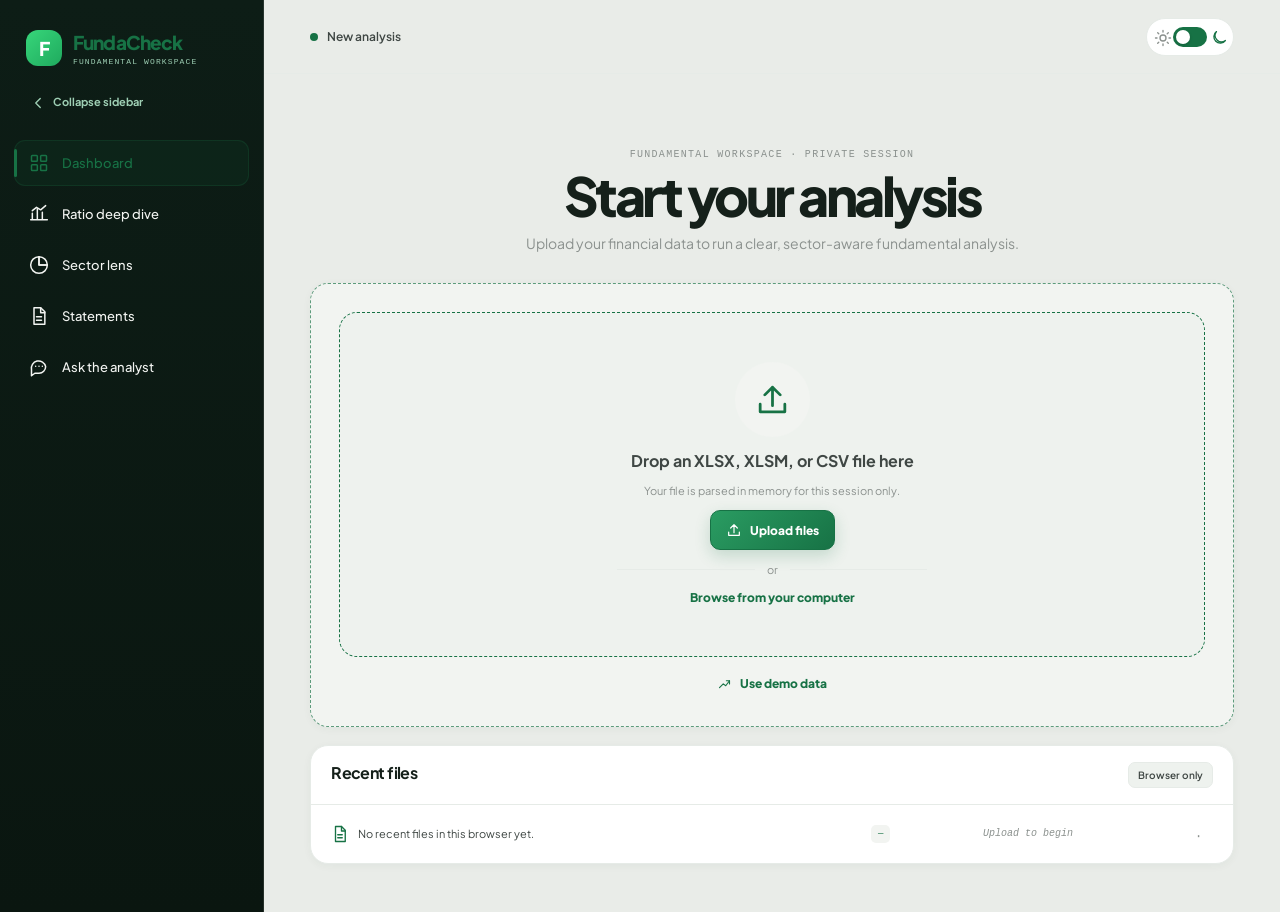
<file: index.html>
<!doctype html>
<html lang="en">
  <head>
    <meta charset="UTF-8" />
    <meta name="viewport" content="width=device-width, initial-scale=1.0" />
    <meta name="theme-color" content="#e9ece8" />
    <meta
      name="description"
      content="FundaCheck — a calm, sector-aware fundamental analysis workspace."
    />
    <title>FundaCheck · Fundamental analysis</title>
    <link rel="preconnect" href="https://fonts.googleapis.com" />
    <link rel="preconnect" href="https://fonts.gstatic.com" crossorigin />
    <link
      href="https://fonts.googleapis.com/css2?family=Plus+Jakarta+Sans:ital,wght@0,400;0,500;0,600;0,700;0,800;1,400&display=swap"
      rel="stylesheet"
    />
    <link rel="stylesheet" href="/assets/app.css" />
  </head>
  <body data-theme="light">
    <div id="app-shell">
      <div class="mobile-backdrop" data-action="close-menu" aria-hidden="true"></div>
      <aside class="sidebar" id="sidebar" aria-label="Primary navigation">
        <div class="sidebar-top">
          <div class="sidebar-head">
            <div class="brand-lockup">
              <div class="brand-mark" aria-hidden="true">F</div>
              <div>
                <div class="brand-name">FundaCheck</div>
                <div class="brand-caption">FUNDAMENTAL WORKSPACE</div>
              </div>
            </div>
            <button class="sidebar-collapse-toggle" type="button" data-action="toggle-sidebar" aria-controls="sidebar" aria-expanded="true" aria-label="Collapse sidebar">
              <span class="sidebar-collapse-icon" data-icon="chevron-left" aria-hidden="true"></span>
              <span class="sidebar-collapse-label">Collapse sidebar</span>
              <span class="sr-only">Collapse sidebar</span>
            </button>
          </div>

          <div id="sidebar-dataset" class="sidebar-dataset" hidden></div>
          <nav class="nav-list" aria-label="Workspace pages">
            <button class="nav-item is-active" data-page="dashboard" type="button" aria-label="Dashboard" title="Dashboard">
              <span class="nav-icon" data-icon="grid" aria-hidden="true"></span>
              <span>Dashboard</span>
            </button>
            <button class="nav-item" data-page="ratios" type="button" aria-label="Ratio deep dive" title="Ratio deep dive">
              <span class="nav-icon" data-icon="chart" aria-hidden="true"></span>
              <span>Ratio deep dive</span>
            </button>
            <button class="nav-item" data-page="lens" type="button" aria-label="Sector lens" title="Sector lens">
              <span class="nav-icon" data-icon="pie" aria-hidden="true"></span>
              <span>Sector lens</span>
            </button>
            <button class="nav-item" data-page="statements" type="button" aria-label="Statements" title="Statements">
              <span class="nav-icon" data-icon="file" aria-hidden="true"></span>
              <span>Statements</span>
            </button>
            <button class="nav-item" data-page="qa" type="button" aria-label="Ask the analyst" title="Ask the analyst">
              <span class="nav-icon" data-icon="message" aria-hidden="true"></span>
              <span>Ask the analyst</span>
            </button>
          </nav>
        </div>

      </aside>

      <main class="main-area">
        <header class="topbar">
          <button class="mobile-menu" type="button" data-action="open-menu" aria-label="Open navigation">
            <span data-icon="menu" aria-hidden="true"></span>
          </button>
          <div class="topbar-context" id="topbar-context">
            <span class="context-dot" aria-hidden="true"></span>
            <span id="topbar-label">New analysis</span>
          </div>
          <div class="topbar-actions">
            <button class="icon-button theme-toggle" type="button" data-action="toggle-theme" aria-label="Switch theme">
              <span data-icon="sun" class="theme-sun" aria-hidden="true"></span>
              <span class="theme-track" aria-hidden="true"><span class="theme-thumb"></span></span>
              <span data-icon="moon" class="theme-moon" aria-hidden="true"></span>
            </button>
          </div>
        </header>

        <div class="page-wrap" id="page-wrap">
          <section id="page" aria-live="polite"></section>
        </div>
      </main>
    </div>

    <input id="file-input" type="file" accept=".xlsx,.xlsm,.csv" hidden />
    <div id="toast" class="toast" role="status" aria-live="polite"></div>
    <div id="loading" class="loading-overlay" hidden>
      <div class="loading-card">
        <span class="loader-ring" aria-hidden="true"></span>
        <strong id="loading-label">Reading your financials</strong>
        <span>Keeping the workbook in memory for this session.</span>
      </div>
    </div>
    <script type="module" src="/assets/app.js"></script>
  </body>
</html>
</file>
<file: assets/app.css>
:root {
  color-scheme: light;
  --outer-canvas: linear-gradient(180deg, #e7ebe7 0%, #d9ded9 100%);
  --bg: #e7ebe7;
  --tray: #e9ece8;
  --canvas: #e9ece8;
  --surface: #ffffff;
  --surface-soft: #f2f4f1;
  --surface-muted: #eef2ee;
  --ink: #15201a;
  --body: #3f4744;
  --body-soft: #5f6663;
  --muted: #8b918e;
  --faint: #9aa09d;
  --line: #e6ebe7;
  --line-strong: #d9ded9;
  --brand: #177245;
  --green: var(--brand);
  --green-strong: #0f5b34;
  --green-bright: #2f9e63;
  --positive: #2f9e63;
  --positive-strong: #3d9e6b;
  --positive-deep: #0f5b34;
  --positive-dark: #0f3d27;
  --positive-muted: #9ecfb4;
  --positive-soft: #6dbd93;
  --positive-bg: #eef4f0;
  --mint: #eef4f0;
  --mint-strong: #9ecfb4;
  --caution: #d9a441;
  --caution-mid: #c68a2e;
  --caution-dark: #b5761f;
  --amber: var(--caution-dark);
  --amber-bg: #fdf3e2;
  --negative: #b4483c;
  --negative-soft: #a4483f;
  --negative-strong: #c0483d;
  --red: var(--negative);
  --red-bg: #fbeeec;
  --negative-bg: #fbeeec;
  --shadow-sm: 0 2px 8px rgba(15, 61, 39, 0.045);
  --shadow-md: 0 16px 36px rgba(15, 61, 39, 0.09);
  --radius-sm: 10px;
  --radius-md: 14px;
  --radius-lg: 18px;
  --sidebar-bg: linear-gradient(180deg, #0d1d16 0%, #0a1610 100%);
  --sidebar-ink: #f2f4f1;
  --sidebar-muted: #9ecfb4;
  --sidebar-line: rgba(255, 255, 255, 0.11);
  --chart-grid: #e6ebe7;
  --chart-axis: #8b918e;
  --font-sans: "Plus Jakarta Sans", ui-sans-serif, system-ui, -apple-system, BlinkMacSystemFont, "Segoe UI", sans-serif;
  --font-mono: ui-monospace, SFMono-Regular, Menlo, Monaco, Consolas, "Liberation Mono", monospace;
}

body[data-theme="dark"] {
  color-scheme: dark;
  --outer-canvas: linear-gradient(180deg, #0f1b16 0%, #0a1610 100%);
  --bg: #0a1610;
  --tray: #0f1b16;
  --canvas: #0f1b16;
  --surface: #15201a;
  --surface-soft: #182a22;
  --surface-muted: #1b2a24;
  --ink: #f2f4f1;
  --body: #d5dfda;
  --body-soft: #b7c6be;
  --muted: #9aa09d;
  --faint: #6dbd93;
  --line: #2d4639;
  --line-strong: #3f5a4a;
  --brand: #177245;
  --green: var(--brand);
  --green-strong: #0f5b34;
  --green-bright: #3d9e6b;
  --positive: #3d9e6b;
  --positive-strong: #2f9e63;
  --positive-deep: #0f5b34;
  --positive-dark: #0f3d27;
  --positive-muted: #9ecfb4;
  --positive-soft: #6dbd93;
  --positive-bg: rgba(47, 158, 99, 0.14);
  --mint: rgba(47, 158, 99, 0.14);
  --mint-strong: #3d9e6b;
  --caution: #d9a441;
  --caution-mid: #c68a2e;
  --caution-dark: #b5761f;
  --amber: var(--caution);
  --amber-bg: rgba(217, 164, 65, 0.16);
  --negative: #c0483d;
  --negative-soft: #a4483f;
  --negative-strong: #c0483d;
  --red: var(--negative);
  --red-bg: rgba(180, 72, 60, 0.16);
  --negative-bg: rgba(180, 72, 60, 0.16);
  --shadow-sm: 0 2px 8px rgba(0, 0, 0, 0.16);
  --shadow-md: 0 18px 42px rgba(0, 0, 0, 0.28);
  --sidebar-bg: linear-gradient(180deg, #0d1d16 0%, #0a1610 100%);
  --sidebar-ink: #f2f4f1;
  --sidebar-muted: #9ecfb4;
  --sidebar-line: rgba(255, 255, 255, 0.12);
  --chart-grid: #2d4639;
  --chart-axis: #9aa09d;
}

* {
  box-sizing: border-box;
}

html {
  min-width: 320px;
  background: var(--bg);
}

body {
  min-width: 320px;
  min-height: 100vh;
  margin: 0;
  background: var(--outer-canvas);
  color: var(--ink);
  font-family: var(--font-sans);
  -webkit-font-smoothing: antialiased;
  text-rendering: optimizeLegibility;
}

button,
input,
select,
textarea {
  font: inherit;
}

button,
select {
  cursor: pointer;
}

button:focus-visible,
input:focus-visible,
select:focus-visible,
textarea:focus-visible,
[tabindex]:focus-visible {
  outline: 3px solid color-mix(in srgb, var(--green) 35%, transparent);
  outline-offset: 2px;
}

a {
  color: var(--green);
  text-decoration: none;
}

svg {
  display: block;
}

.icon {
  width: 18px;
  height: 18px;
  flex: 0 0 auto;
}

.sr-only {
  position: absolute;
  width: 1px;
  height: 1px;
  padding: 0;
  margin: -1px;
  overflow: hidden;
  clip: rect(0, 0, 0, 0);
  white-space: nowrap;
  border: 0;
}

#app-shell {
  min-height: 100vh;
  display: flex;
  background: var(--tray);
}

.sidebar {
  width: 264px;
  flex: 0 0 264px;
  min-height: 100vh;
  padding: 30px 14px 22px;
  display: flex;
  flex-direction: column;
  justify-content: space-between;
  background: var(--sidebar-bg);
  border-right: 1px solid var(--sidebar-line);
  color: var(--sidebar-ink);
  z-index: 20;
}

.sidebar-top {
  display: flex;
  flex-direction: column;
}

.sidebar-head {
  display: flex;
  align-items: flex-start;
  justify-content: space-between;
  gap: 8px;
  min-height: 36px;
  margin: 0 0 28px;
  padding-left: 12px;
}

.brand-lockup {
  display: flex;
  align-items: center;
  gap: 11px;
  min-width: 0;
  padding: 0;
}

.brand-mark {
  width: 36px;
  height: 36px;
  flex: 0 0 36px;
  display: grid;
  place-items: center;
  border-radius: 12px;
  background: linear-gradient(135deg, #37d67a 0%, #1faa5e 100%);
  color: #ffffff;
  font-size: 19px;
  font-weight: 800;
  letter-spacing: -0.08em;
}

.brand-name {
  color: var(--green);
  font-size: 19px;
  font-weight: 800;
  letter-spacing: -0.045em;
}

.brand-caption,
.eyebrow,
.mono-label {
  color: var(--muted);
  font-family: var(--font-mono);
  font-size: 10px;
  letter-spacing: 1.3px;
  text-transform: uppercase;
}

.brand-caption {
  margin-top: 3px;
  color: var(--sidebar-muted);
  font-size: 8px;
  letter-spacing: 0.14em;
}

.sidebar-collapse-toggle {
  width: 29px;
  height: 29px;
  flex: 0 0 29px;
  display: grid;
  place-items: center;
  margin-top: 3px;
  border: 1px solid rgba(158, 207, 180, 0.18);
  border-radius: 9px;
  background: rgba(255, 255, 255, 0.055);
  color: var(--sidebar-muted);
  transition: background 160ms ease, border-color 160ms ease, color 160ms ease;
}

.sidebar-collapse-toggle:hover {
  border-color: rgba(109, 189, 147, 0.42);
  background: rgba(55, 214, 122, 0.13);
  color: #f2f4f1;
}

.sidebar-collapse-icon {
  width: 15px;
  height: 15px;
  transition: transform 220ms ease;
}

/* The collapse control is a clear text row when open, then an icon-only rail control. */
.sidebar-head {
  align-items: stretch;
  flex-direction: column;
  gap: 16px;
  margin-bottom: 20px;
  padding-left: 0;
}

.sidebar-head .brand-lockup {
  padding-left: 12px;
}

.sidebar-collapse-toggle {
  width: 100%;
  height: 38px;
  flex: 0 0 38px;
  display: flex;
  align-items: center;
  justify-content: flex-start;
  gap: 9px;
  margin-top: 0;
  padding: 0 14px;
  border-color: transparent;
  border-radius: 10px;
  background: transparent;
  color: var(--sidebar-muted);
  font-size: 11px;
  font-weight: 700;
}

.sidebar-collapse-toggle:hover {
  border-color: rgba(109, 189, 147, 0.18);
  background: rgba(55, 214, 122, 0.09);
  color: var(--sidebar-ink);
}

.sidebar-collapse-label {
  display: inline;
  white-space: nowrap;
}

.sidebar-dataset {
  position: relative;
  overflow: hidden;
  margin: 0 2px 24px;
  padding: 17px 14px 14px;
  border: 1px solid rgba(158, 207, 180, 0.2);
  border-radius: 18px;
  background:
    radial-gradient(circle at 110% -12%, rgba(55, 214, 122, 0.2), transparent 45%),
    linear-gradient(145deg, rgba(255, 255, 255, 0.1), rgba(255, 255, 255, 0.035));
  box-shadow: inset 0 1px 0 rgba(255, 255, 255, 0.08), 0 16px 28px rgba(0, 0, 0, 0.12);
}

.sidebar-dataset::before {
  position: absolute;
  top: 0;
  right: 18px;
  left: 18px;
  height: 2px;
  border-radius: 0 0 2px 2px;
  background: linear-gradient(90deg, #37d67a, #1faa5e 72%, transparent);
  content: "";
}

.dataset-card-header {
  display: flex;
  align-items: center;
  justify-content: space-between;
  gap: 8px;
  margin-bottom: 14px;
}

.dataset-label-wrap {
  min-width: 0;
  display: flex;
  align-items: center;
  gap: 7px;
  color: var(--sidebar-muted);
}

.dataset-label-icon {
  width: 14px;
  height: 14px;
}

.dataset-label {
  margin: 0;
  color: var(--sidebar-muted);
  font-family: var(--font-mono);
  font-size: 9px;
  font-weight: 500;
  letter-spacing: 1.15px;
  line-height: 1;
  text-transform: uppercase;
}

.dataset-status-pill {
  display: inline-flex;
  align-items: center;
  gap: 5px;
  padding: 5px 7px;
  border: 1px solid rgba(109, 189, 147, 0.25);
  border-radius: 999px;
  background: rgba(47, 158, 99, 0.12);
  color: #9ecfb4;
  font-family: var(--font-mono);
  font-size: 8px;
  letter-spacing: 0.7px;
  line-height: 1;
  text-transform: uppercase;
}

.dataset-status-pill i {
  width: 5px;
  height: 5px;
  border-radius: 50%;
  background: #37d67a;
  box-shadow: 0 0 0 3px rgba(55, 214, 122, 0.12);
}

.dataset-status-waiting {
  border-color: rgba(217, 164, 65, 0.28);
  background: rgba(217, 164, 65, 0.12);
  color: #e3b65d;
}

.dataset-status-waiting i {
  background: #d9a441;
  box-shadow: 0 0 0 3px rgba(217, 164, 65, 0.12);
}

.dataset-label {
  margin-bottom: 0;
}

.dataset-file {
  display: flex;
  align-items: flex-start;
  gap: 10px;
  min-width: 0;
  padding: 11px 10px;
  border: 1px solid rgba(158, 207, 180, 0.12);
  border-radius: 13px;
  background: rgba(4, 18, 12, 0.32);
  color: var(--sidebar-ink);
}

.dataset-file-icon {
  width: 31px;
  height: 31px;
  flex: 0 0 31px;
  display: grid;
  place-items: center;
  border: 1px solid rgba(109, 189, 147, 0.2);
  border-radius: 9px;
  background: rgba(55, 214, 122, 0.12);
  color: #6dbd93;
}

.dataset-file-icon .icon {
  width: 16px;
  height: 16px;
}

.dataset-file-copy {
  min-width: 0;
  display: grid;
  gap: 3px;
  align-content: center;
}

.dataset-file-kind,
.dataset-file-meta,
.dataset-ready-meta,
.dataset-shortcut {
  color: var(--sidebar-muted);
  font-family: var(--font-mono);
  font-size: 8px;
  letter-spacing: 0.65px;
  line-height: 1.2;
  text-transform: uppercase;
}

.dataset-file-copy strong {
  display: block;
  overflow: hidden;
  color: var(--sidebar-ink);
  font-size: 11px;
  font-weight: 700;
  line-height: 1.35;
  text-overflow: ellipsis;
  white-space: nowrap;
}

.dataset-file-meta {
  color: rgba(158, 207, 180, 0.72);
  font-size: 8px;
  text-transform: none;
}

.dataset-empty-state {
  display: flex;
  align-items: center;
  gap: 10px;
  min-width: 0;
  padding: 11px 10px;
  border: 1px dashed rgba(158, 207, 180, 0.24);
  border-radius: 13px;
  background: rgba(4, 18, 12, 0.22);
}

.dataset-empty-icon {
  width: 31px;
  height: 31px;
  flex: 0 0 31px;
  display: grid;
  place-items: center;
  border: 1px solid rgba(217, 164, 65, 0.2);
  border-radius: 9px;
  background: rgba(217, 164, 65, 0.11);
  color: #d9a441;
}

.dataset-empty-icon .icon {
  width: 16px;
  height: 16px;
}

.dataset-empty-copy {
  min-width: 0;
  display: grid;
  gap: 3px;
}

.dataset-empty-copy strong {
  overflow: hidden;
  color: var(--sidebar-ink);
  font-size: 11px;
  font-weight: 700;
  line-height: 1.35;
  text-overflow: ellipsis;
  white-space: nowrap;
}

.dataset-empty-copy span {
  color: rgba(158, 207, 180, 0.68);
  font-family: var(--font-mono);
  font-size: 8px;
  letter-spacing: 0.5px;
}

.data-ready {
  display: flex;
  align-items: center;
  justify-content: space-between;
  gap: 8px;
  margin: 13px 2px 14px;
  padding-bottom: 12px;
  border-bottom: 1px solid rgba(158, 207, 180, 0.13);
  color: #9ecfb4;
  font-size: 11px;
  font-weight: 700;
}

.data-ready-main {
  display: inline-flex;
  align-items: center;
  gap: 6px;
}

.data-ready-main .icon {
  width: 15px;
  height: 15px;
  padding: 2px;
  border-radius: 50%;
  background: rgba(55, 214, 122, 0.18);
  flex: 0 0 auto;
  color: #37d67a;
}

.data-ready-meta {
  color: rgba(158, 207, 180, 0.56);
  white-space: nowrap;
}

.sidebar-dataset-actions {
  display: grid;
  gap: 8px;
}

.sidebar-dataset .primary-button,
.sidebar-dataset .secondary-button {
  width: 100%;
}

.sidebar-dataset .primary-button {
  min-height: 42px;
  justify-content: space-between;
  padding: 0 11px 0 12px;
  border-color: rgba(55, 214, 122, 0.78);
  border-radius: 11px;
  box-shadow: 0 9px 18px rgba(11, 82, 45, 0.24);
}

.dataset-button-label {
  display: inline-flex;
  align-items: center;
  gap: 8px;
}

.dataset-button-label .icon {
  width: 15px;
  height: 15px;
}

.dataset-button-arrow {
  width: 15px;
  height: 15px;
  opacity: 0.72;
  transition: transform 150ms ease;
}

.sidebar-dataset .primary-button:hover .dataset-button-arrow {
  transform: translateX(2px);
}

.sidebar-dataset .secondary-button {
  min-height: 36px;
  justify-content: space-between;
  padding: 0 10px 0 12px;
  border-color: rgba(158, 207, 180, 0.18);
  border-radius: 10px;
  background: rgba(255, 255, 255, 0.055);
  color: var(--sidebar-ink);
  font-size: 11px;
}

.sidebar-dataset .secondary-button:hover {
  border-color: rgba(158, 207, 180, 0.34);
  background: rgba(255, 255, 255, 0.1);
}

.dataset-shortcut {
  padding: 4px 5px;
  border: 1px solid rgba(158, 207, 180, 0.18);
  border-radius: 5px;
  color: rgba(158, 207, 180, 0.68);
  font-size: 7px;
  letter-spacing: 0.5px;
}

.nav-list {
  display: grid;
  gap: 5px;
}

.nav-item {
  position: relative;
  width: 100%;
  min-height: 46px;
  display: flex;
  align-items: center;
  gap: 13px;
  padding: 0 14px;
  border: 1px solid transparent;
  border-radius: 11px;
  background: transparent;
  color: var(--sidebar-ink);
  font-size: 13px;
  font-weight: 500;
  text-align: left;
  transition: background 160ms ease, color 160ms ease, border-color 160ms ease;
}

.nav-item:hover {
  background: color-mix(in srgb, var(--green) 8%, transparent);
}

.nav-item.is-active {
  border-color: color-mix(in srgb, var(--green) 22%, transparent);
  background: color-mix(in srgb, var(--green) 11%, transparent);
  color: var(--green);
}

.nav-item.is-active::before {
  position: absolute;
  left: -1px;
  top: 8px;
  bottom: 8px;
  width: 3px;
  border-radius: 3px;
  background: var(--green);
  content: "";
}

.nav-icon {
  width: 20px;
  height: 20px;
  flex: 0 0 20px;
  color: currentColor;
}

.nav-icon svg {
  width: 20px;
  height: 20px;
}

/* Keep the rail quiet: the data source is a utility, not another dashboard card. */
.sidebar-dataset {
  margin: 0 0 22px;
  padding: 14px;
  border: 1px solid var(--sidebar-line);
  border-radius: 14px;
  background: rgba(255, 255, 255, 0.055);
  box-shadow: none;
}

.sidebar-dataset::before {
  display: none;
}

.sidebar-dataset .dataset-label {
  margin: 0 0 12px;
  color: var(--sidebar-ink);
  font-family: var(--font-sans);
  font-size: 13px;
  font-weight: 700;
  letter-spacing: normal;
  line-height: 1.2;
  text-transform: none;
}

.sidebar-dataset .dataset-file {
  align-items: flex-start;
  gap: 8px;
  padding: 0;
  border: 0;
  border-radius: 0;
  background: transparent;
  color: var(--sidebar-ink);
  font-size: 11px;
  line-height: 1.35;
  overflow-wrap: anywhere;
}

.sidebar-dataset .dataset-file .icon {
  width: 17px;
  height: 17px;
  margin-top: 1px;
  color: var(--positive-soft);
}

.sidebar-dataset .dataset-file > span {
  min-width: 0;
  overflow: hidden;
  display: -webkit-box;
  -webkit-box-orient: vertical;
  -webkit-line-clamp: 2;
}

.sidebar-dataset .data-ready {
  position: relative;
  align-items: center;
  gap: 7px;
  margin: 13px 0;
  padding: 0;
  border: 0;
  color: var(--positive-soft);
  font-size: 12px;
  font-weight: 700;
}

.sidebar-dataset .data-ready::before {
  width: 8px;
  height: 8px;
  content: "";
  border-radius: 50%;
  background: var(--positive-strong);
  box-shadow: 0 0 0 3px rgba(47, 158, 99, 0.16);
}

.sidebar-dataset .sidebar-dataset-actions {
  gap: 8px;
}

.sidebar-dataset .primary-button {
  min-height: 40px;
  justify-content: center;
  gap: 8px;
  padding: 0 12px;
  border-radius: 10px;
  box-shadow: none;
}

.sidebar-dataset .secondary-button {
  min-height: 38px;
  justify-content: center;
  padding: 0 12px;
  border-color: rgba(158, 207, 180, 0.18);
  border-radius: 10px;
  background: transparent;
  color: var(--sidebar-ink);
}

.sidebar-dataset .secondary-button:hover {
  border-color: rgba(158, 207, 180, 0.34);
  background: rgba(255, 255, 255, 0.075);
}

@media (min-width: 961px) {
  .sidebar {
    transition: width 220ms ease, flex-basis 220ms ease;
  }

  body.sidebar-collapsed .sidebar {
    width: 92px;
    flex-basis: 92px;
    padding-right: 10px;
    padding-left: 10px;
  }

  body.sidebar-collapsed .sidebar-head {
    align-items: center;
    flex-direction: row;
    gap: 6px;
    margin-bottom: 28px;
    padding-left: 0;
  }

  body.sidebar-collapsed .brand-lockup {
    justify-content: center;
  }

  body.sidebar-collapsed .brand-lockup > div:last-child,
  body.sidebar-collapsed .nav-item > span:not(.nav-icon) {
    display: none;
  }

  body.sidebar-collapsed .sidebar-collapse-icon {
    transform: rotate(180deg);
  }

  body.sidebar-collapsed .sidebar-dataset {
    width: 64px;
    margin-right: auto;
    margin-left: auto;
    padding: 9px 7px;
    border-radius: 15px;
  }

  body.sidebar-collapsed .sidebar-dataset .dataset-card-header,
  body.sidebar-collapsed .sidebar-dataset .dataset-file-copy,
  body.sidebar-collapsed .sidebar-dataset .dataset-empty-copy,
  body.sidebar-collapsed .sidebar-dataset .data-ready,
  body.sidebar-collapsed .sidebar-dataset .dataset-change-button {
    display: none;
  }

  body.sidebar-collapsed .sidebar-dataset .dataset-file,
  body.sidebar-collapsed .sidebar-dataset .dataset-empty-state {
    justify-content: center;
    padding: 0;
    border: 0;
    background: transparent;
  }

  body.sidebar-collapsed .sidebar-dataset .dataset-file-icon,
  body.sidebar-collapsed .sidebar-dataset .dataset-empty-icon {
    width: 35px;
    height: 35px;
    flex-basis: 35px;
  }

  body.sidebar-collapsed .sidebar-dataset-actions {
    margin-top: 8px;
  }

  body.sidebar-collapsed .sidebar-dataset .primary-button {
    min-height: 34px;
    justify-content: center;
    padding: 0;
  }

  body.sidebar-collapsed .dataset-button-label {
    gap: 0;
  }

  body.sidebar-collapsed .dataset-button-label > span,
  body.sidebar-collapsed .dataset-button-arrow {
    display: none;
  }

  body.sidebar-collapsed .nav-list {
    align-items: center;
  }

  body.sidebar-collapsed .nav-item {
    width: 58px;
    justify-content: center;
    gap: 0;
    padding: 0;
  }

}

@media (min-width: 961px) {
  body.sidebar-collapsed .sidebar {
    width: 76px;
    flex-basis: 76px;
    padding-right: 10px;
    padding-left: 10px;
  }

  body.sidebar-collapsed .sidebar-head {
    width: 44px;
    min-height: 44px;
    align-items: center;
    gap: 0;
    margin: 0 auto 20px;
    padding: 0;
  }

  body.sidebar-collapsed .sidebar-head .brand-lockup {
    display: none;
  }

  body.sidebar-collapsed .sidebar-collapse-toggle {
    width: 44px;
    height: 44px;
    flex-basis: 44px;
    justify-content: center;
    padding: 0;
    border-color: rgba(158, 207, 180, 0.18);
    border-radius: 12px;
    background: rgba(255, 255, 255, 0.045);
  }

  body.sidebar-collapsed .sidebar-collapse-label,
  body.sidebar-collapsed .sidebar-dataset {
    display: none;
  }

  body.sidebar-collapsed .sidebar-collapse-toggle:hover {
    background: rgba(55, 214, 122, 0.13);
  }

  body.sidebar-collapsed .nav-list {
    gap: 7px;
  }

  body.sidebar-collapsed .nav-item {
    width: 52px;
    min-height: 44px;
    border-radius: 13px;
  }
}

.main-area {
  min-width: 0;
  flex: 1;
  display: flex;
  flex-direction: column;
  background: var(--tray);
}

.topbar {
  min-height: 74px;
  display: flex;
  align-items: center;
  justify-content: space-between;
  gap: 18px;
  padding: 16px clamp(20px, 3.6vw, 56px);
  border-bottom: 1px solid var(--line);
  background: var(--canvas);
}

.topbar-context {
  display: flex;
  align-items: center;
  gap: 9px;
  color: var(--body);
  font-size: 12px;
  font-weight: 600;
}

.context-dot {
  width: 8px;
  height: 8px;
  border-radius: 50%;
  background: var(--green);
}

.topbar-actions {
  display: flex;
  align-items: center;
  gap: 10px;
}

.icon-button,
.mobile-menu {
  position: relative;
  width: 38px;
  height: 38px;
  display: grid;
  place-items: center;
  border: 1px solid var(--line);
  border-radius: 11px;
  background: var(--surface);
  color: var(--body);
}

.icon-button svg,
.mobile-menu svg {
  width: 18px;
  height: 18px;
}

.icon-button:hover,
.mobile-menu:hover {
  border-color: var(--line-strong);
  color: var(--green);
}

.theme-toggle {
  width: 88px;
  display: flex;
  align-items: center;
  justify-content: space-evenly;
  gap: 3px;
  padding: 0 7px;
  border-radius: 20px;
}

.theme-toggle .theme-sun,
.theme-toggle .theme-moon {
  width: 15px;
  height: 15px;
  color: var(--muted);
}

.theme-track {
  position: relative;
  width: 34px;
  height: 20px;
  display: block;
  border-radius: 20px;
  background: var(--green);
}

.theme-thumb {
  position: absolute;
  top: 3px;
  left: 3px;
  width: 14px;
  height: 14px;
  border-radius: 50%;
  background: #ffffff;
  box-shadow: 0 1px 3px rgba(0, 0, 0, 0.18);
  transition: transform 180ms ease;
}

body[data-theme="dark"] .theme-thumb {
  transform: translateX(14px);
}

body[data-theme="dark"] .theme-sun,
body[data-theme="light"] .theme-moon {
  color: var(--green);
}

.mobile-menu {
  display: none;
}

.page-wrap {
  width: 100%;
  min-width: 0;
  flex: 1;
  padding: 34px clamp(20px, 3.6vw, 56px) 48px;
}

#page {
  width: 100%;
  max-width: 1420px;
  margin: 0 auto;
}

.page-heading {
  display: flex;
  align-items: flex-start;
  justify-content: space-between;
  gap: 22px;
  margin-bottom: 25px;
}

.page-heading-main {
  min-width: 0;
}

.page-heading h1,
.upload-heading h1 {
  margin: 0;
  color: var(--ink);
  font-size: clamp(28px, 3vw, 40px);
  font-weight: 800;
  letter-spacing: -0.065em;
  line-height: 1.05;
}

.page-heading p,
.upload-heading p {
  max-width: 650px;
  margin: 9px 0 0;
  color: var(--muted);
  font-size: 14px;
  line-height: 1.6;
}

.page-heading-actions,
.control-row,
.inline-actions {
  display: flex;
  align-items: center;
  justify-content: flex-end;
  gap: 9px;
  flex-wrap: wrap;
}

.control,
.text-control,
.select-control {
  min-height: 40px;
  display: inline-flex;
  align-items: center;
  gap: 8px;
  padding: 0 12px;
  border: 1px solid var(--line);
  border-radius: 10px;
  background: var(--surface);
  color: var(--body);
  font-size: 12px;
  font-weight: 600;
}

.select-control {
  min-width: 152px;
  appearance: none;
  background-image: linear-gradient(45deg, transparent 50%, var(--muted) 50%), linear-gradient(135deg, var(--muted) 50%, transparent 50%);
  background-position: calc(100% - 15px) 17px, calc(100% - 11px) 17px;
  background-repeat: no-repeat;
  background-size: 4px 4px, 4px 4px;
  padding-right: 28px;
}

.select-control:focus {
  outline: none;
  border-color: var(--green);
}

.control:hover,
.select-control:hover,
.text-control:hover {
  border-color: var(--line-strong);
}

.primary-button,
.secondary-button,
.ghost-button,
.outline-button {
  min-height: 40px;
  display: inline-flex;
  align-items: center;
  justify-content: center;
  gap: 8px;
  padding: 0 15px;
  border-radius: 10px;
  font-size: 12px;
  font-weight: 800;
  transition: transform 150ms ease, background 150ms ease, border-color 150ms ease;
}

.primary-button:hover,
.secondary-button:hover,
.ghost-button:hover,
.outline-button:hover {
  transform: translateY(-1px);
}

.primary-button {
  border: 1px solid var(--green);
  background: linear-gradient(135deg, #2a9c62 0%, #177245 100%);
  color: #ffffff;
  box-shadow: 0 6px 16px color-mix(in srgb, var(--green) 20%, transparent);
}

.primary-button:hover {
  background: linear-gradient(135deg, #37d67a 0%, #1faa5e 100%);
}

.secondary-button {
  border: 1px solid var(--line);
  background: var(--surface);
  color: var(--body);
}

.outline-button {
  border: 1px solid var(--green);
  background: transparent;
  color: var(--green);
}

.ghost-button {
  border: 1px solid transparent;
  background: transparent;
  color: var(--green);
}

.primary-button svg,
.secondary-button svg,
.outline-button svg,
.ghost-button svg {
  width: 16px;
  height: 16px;
}

.card {
  min-width: 0;
  border: 1px solid var(--line);
  border-radius: var(--radius-lg);
  background: var(--surface);
  box-shadow: var(--shadow-sm);
}

.card-pad {
  padding: 20px 22px;
}

.card-heading {
  display: flex;
  align-items: flex-start;
  justify-content: space-between;
  gap: 14px;
  margin-bottom: 18px;
}

.card-heading h2,
.card-heading h3,
.upload-card h2,
.section-title {
  margin: 0;
  color: var(--ink);
  font-size: 16px;
  font-weight: 700;
  letter-spacing: -0.035em;
}

.card-heading p,
.section-subtitle {
  margin: 4px 0 0;
  color: var(--muted);
  font-size: 12px;
  line-height: 1.5;
}

.status-chip,
.benchmark-chip,
.data-chip,
.period-chip,
.soft-chip,
.score-chip {
  display: inline-flex;
  align-items: center;
  gap: 6px;
  min-height: 26px;
  padding: 0 9px;
  border-radius: 7px;
  background: var(--mint);
  color: var(--positive);
  font-size: 10px;
  font-weight: 600;
  white-space: nowrap;
}

.status-chip::before {
  width: 7px;
  height: 7px;
  content: "";
  border-radius: 50%;
  background: var(--positive);
}

.period-chip,
.soft-chip {
  border: 1px solid var(--line);
  background: var(--surface-muted);
  color: var(--body);
}

.benchmark-chip {
  border: 1px solid color-mix(in srgb, var(--green) 35%, var(--line));
  background: transparent;
}

.eyebrow {
  margin-bottom: 7px;
}

.muted {
  color: var(--muted);
}

.positive {
  color: var(--positive);
}

.warning {
  color: var(--caution-dark);
}

.negative {
  color: var(--negative);
}

.dashboard-kpis,
.insight-grid,
.metric-strip {
  display: grid;
  grid-template-columns: repeat(5, minmax(0, 1fr));
  gap: 12px;
}

.kpi-card {
  min-height: 155px;
  padding: 17px 17px 15px;
  overflow: hidden;
}

.kpi-card .kpi-top {
  display: flex;
  align-items: center;
  justify-content: space-between;
  gap: 8px;
}

.kpi-label {
  color: var(--body);
  font-size: 12px;
  font-weight: 600;
}

.kpi-icon {
  width: 30px;
  height: 30px;
  display: grid;
  place-items: center;
  flex: 0 0 30px;
  border-radius: 10px;
  background: var(--surface-soft);
  color: var(--positive);
}

.kpi-icon svg {
  width: 17px;
  height: 17px;
}

.kpi-value {
  display: flex;
  align-items: baseline;
  gap: 4px;
  margin-top: 18px;
  color: var(--ink);
  font-family: var(--font-mono);
  font-size: clamp(24px, 2.1vw, 32px);
  font-weight: 800;
  letter-spacing: -0.07em;
  line-height: 1;
}

.kpi-value small {
  color: var(--muted);
  font-family: var(--font-sans);
  font-size: 11px;
  font-weight: 600;
  letter-spacing: 0;
}

.kpi-foot {
  margin-top: 14px;
  color: var(--muted);
  font-size: 11px;
  line-height: 1.4;
}

.kpi-foot strong {
  color: var(--positive);
  font-weight: 800;
}

.score-kpi {
  position: relative;
  color: #ffffff;
  border-color: #0d4a2c;
  background: radial-gradient(130% 130% at 85% 15%, #2a9c62 0%, #0d4a2c 100%);
  box-shadow: 0 9px 20px color-mix(in srgb, var(--green) 18%, transparent);
}

.score-kpi .kpi-label,
.score-kpi .kpi-value small,
.score-kpi .kpi-foot {
  color: rgba(255, 255, 255, 0.8);
}

.score-kpi .kpi-value,
.score-kpi .kpi-foot strong {
  color: #ffffff;
}

.score-kpi .kpi-icon {
  background: rgba(255, 255, 255, 0.15);
  color: #ffffff;
}

.score-layout {
  display: flex;
  align-items: center;
  gap: 13px;
  margin-top: 14px;
}

.score-ring {
  position: relative;
  width: 60px;
  height: 60px;
  flex: 0 0 60px;
  display: grid;
  place-items: center;
  border-radius: 50%;
  background: conic-gradient(#ffffff calc(var(--score) * 1%), rgba(255,255,255,.2) 0);
}

.score-ring::after {
  width: 48px;
  height: 48px;
  content: "";
  border-radius: 50%;
  background: #0d4a2c;
}

.score-ring-value {
  position: absolute;
  z-index: 1;
  color: #ffffff;
  font-family: var(--font-mono);
  font-size: 13px;
  font-weight: 800;
}

.score-copy .kpi-value {
  margin-top: 0;
}

.ratio-highlights {
  display: grid;
  grid-template-columns: repeat(2, minmax(0, 1fr));
  gap: 12px;
  margin-top: 12px;
}

.ratio-panel {
  min-width: 0;
  padding: 20px;
  border-radius: var(--radius-lg);
}

.ratio-panel-strengths {
  background: var(--positive-bg);
}

.ratio-panel-risks {
  background: var(--negative-bg);
}

.ratio-panel-heading {
  display: flex;
  align-items: center;
  justify-content: space-between;
  gap: 12px;
  margin-bottom: 16px;
}

.ratio-panel-heading h2 {
  margin: 0;
  color: var(--ink);
  font-size: 18px;
  font-weight: 700;
  letter-spacing: -0.045em;
}

.ratio-count {
  width: 34px;
  height: 34px;
  display: grid;
  place-items: center;
  flex: 0 0 34px;
  border-radius: 50%;
  background: var(--positive-deep);
  color: #ffffff;
  font-family: var(--font-mono);
  font-size: 13px;
  font-weight: 700;
}

.ratio-panel-risks .ratio-count {
  background: var(--negative);
}

.ratio-insight-list {
  display: grid;
  gap: 12px;
}

.ratio-insight-card {
  min-width: 0;
  min-height: 84px;
  padding: 15px 17px;
  border: 1px solid color-mix(in srgb, var(--surface) 78%, var(--line));
  border-radius: 16px;
  background: var(--surface);
  box-shadow: 0 7px 17px rgba(15, 61, 39, 0.045);
}

.ratio-insight-card h3 {
  margin: 0;
  color: var(--ink);
  font-size: 14px;
  font-weight: 600;
  letter-spacing: -0.025em;
  line-height: 1.35;
}

.ratio-insight-card p {
  margin: 5px 0 0;
  color: var(--body-soft);
  font-size: 11px;
  line-height: 1.55;
}

.ratio-insight-empty {
  display: grid;
  align-items: center;
}

.ratio-insight-empty p {
  margin: 0;
}

.ratio-see-all {
  min-height: 50px;
  grid-column: 1 / -1;
  display: inline-flex;
  align-items: center;
  justify-content: center;
  gap: 8px;
  border: 1px solid var(--line-strong);
  border-radius: 15px;
  background: var(--surface);
  color: var(--ink);
  font-size: 13px;
  font-weight: 600;
  transition: transform 150ms ease, border-color 150ms ease, color 150ms ease;
}

.ratio-see-all:hover {
  border-color: var(--brand);
  color: var(--brand);
  transform: translateY(-1px);
}

.ratio-see-all svg {
  width: 16px;
  height: 16px;
}

.dashboard-summary-row {
  margin-top: 12px;
}

.dashboard-body-grid,
.ratio-middle-grid,
.lens-middle-grid,
.qa-grid,
.statement-grid {
  display: grid;
  grid-template-columns: minmax(0, 1.65fr) minmax(280px, 0.95fr);
  gap: 12px;
  margin-top: 12px;
}

.chart-card {
  min-height: 310px;
  padding: 20px 22px 15px;
}

.chart-legend {
  display: flex;
  align-items: center;
  gap: 15px;
  color: var(--body);
  font-size: 11px;
}

.legend-item {
  display: inline-flex;
  align-items: center;
  gap: 6px;
}

.legend-swatch {
  width: 19px;
  height: 3px;
  border-radius: 5px;
  background: var(--positive-strong);
}

.legend-swatch.secondary {
  background: var(--positive-muted);
}

.chart-wrap {
  width: 100%;
  min-width: 0;
  overflow: hidden;
}

.chart-svg {
  width: 100%;
  height: auto;
  min-height: 215px;
  overflow: visible;
}

.chart-svg text {
  fill: var(--muted);
  font-family: var(--font-sans);
  font-size: 10px;
}

.chart-svg .chart-axis-value {
  font-family: var(--font-mono);
  font-variant-numeric: tabular-nums;
}

.chart-grid-line {
  stroke: var(--chart-grid);
  stroke-dasharray: 4 5;
  stroke-width: 1;
}

.chart-axis-line {
  stroke: var(--line-strong);
  stroke-width: 1;
}

.chart-line {
  fill: none;
  stroke: var(--positive-strong);
  stroke-linecap: round;
  stroke-linejoin: round;
  stroke-width: 3;
}

.chart-line.secondary {
  stroke: var(--positive-muted);
  stroke-width: 2.5;
}

.chart-area {
  fill: rgba(201, 144, 58, 0.18);
  fill: url("#chart-area-gradient");
}

.chart-point {
  fill: var(--surface);
  stroke: var(--positive-strong);
  stroke-width: 3;
}

.chart-point.secondary {
  stroke: var(--positive-muted);
}

.chart-value-label {
  fill: var(--ink) !important;
  font-family: var(--font-mono) !important;
  font-variant-numeric: tabular-nums;
  font-size: 10px !important;
  font-weight: 800;
}

.side-snapshot {
  padding: 20px 22px;
}

.snapshot-list {
  display: grid;
  gap: 0;
  margin: 0;
}

.snapshot-row {
  display: flex;
  align-items: baseline;
  justify-content: space-between;
  gap: 12px;
  padding: 14px 0;
  border-bottom: 1px solid var(--line);
  color: var(--body);
  font-size: 12px;
}

.snapshot-row:last-child {
  border-bottom: 0;
}

.snapshot-row strong {
  color: var(--ink);
  font-family: var(--font-mono);
  font-variant-numeric: tabular-nums;
  font-size: 12px;
  font-weight: 500;
  text-align: right;
}

.dashboard-bottom-grid,
.three-card-grid {
  display: grid;
  grid-template-columns: repeat(3, minmax(0, 1fr));
  gap: 12px;
  margin-top: 12px;
}

.list-card {
  padding: 20px 22px;
}

.list-card h2 {
  display: flex;
  align-items: center;
  gap: 8px;
  margin: 0 0 15px;
  color: var(--ink);
  font-size: 15px;
  font-weight: 800;
}

.list-card h2 svg {
  width: 18px;
  height: 18px;
}

.list-card.strengths h2,
.list-card.strengths .list-icon {
  color: var(--positive);
}

.list-card.risks h2,
.list-card.risks .list-icon {
  color: var(--red);
}

.list-card.summary h2,
.list-card.summary .list-icon {
  color: var(--body-soft);
}

.clean-list,
.insight-list,
.suggestion-list {
  display: grid;
  gap: 10px;
  padding: 0;
  margin: 0;
  list-style: none;
}

.clean-list li,
.insight-list li {
  display: flex;
  align-items: flex-start;
  gap: 9px;
  color: var(--body);
  font-size: 12px;
  line-height: 1.55;
}

.list-icon {
  width: 17px;
  height: 17px;
  flex: 0 0 17px;
  margin-top: 1px;
}

.summary-quote {
  padding: 17px 17px 16px;
  border: 1px solid color-mix(in srgb, var(--positive) 18%, var(--line));
  border-radius: 14px;
  background: var(--surface-soft);
  color: var(--body);
  font-size: 13px;
  line-height: 1.7;
}

.summary-quote strong {
  display: block;
  margin-top: 7px;
  color: var(--positive);
  font-size: 14px;
}

.dashboard-note {
  margin-top: 12px;
  padding: 11px 14px;
  border: 1px dashed var(--line-strong);
  border-radius: 10px;
  color: var(--muted);
  font-size: 11px;
}

.section-tabs {
  display: flex;
  align-items: center;
  gap: 5px;
  margin: 0 0 18px;
  padding: 0 0 5px;
  overflow-x: auto;
  overflow-y: hidden;
  border-bottom: 1px solid var(--line);
  scrollbar-width: none;
  -ms-overflow-style: none;
}

.section-tabs::-webkit-scrollbar {
  width: 0;
  height: 0;
  display: none;
}

.section-tab {
  position: relative;
  min-height: 35px;
  flex: 0 0 auto;
  padding: 0 13px;
  border: 0;
  background: transparent;
  color: var(--muted);
  font-size: 11px;
  font-weight: 600;
}

.section-tab::after {
  position: absolute;
  right: 8px;
  bottom: -5px;
  left: 8px;
  height: 2px;
  content: "";
  border-radius: 2px;
  background: transparent;
}

.section-tab:hover,
.section-tab.is-active {
  color: var(--green);
}

.section-tab.is-active::after {
  background: var(--green);
}

.ratio-tab-summary {
  display: flex;
  align-items: flex-end;
  justify-content: space-between;
  gap: 16px;
  margin: 0 0 12px;
}

.ratio-tab-summary h2 {
  margin: 4px 0 0;
  color: var(--ink);
  font-size: 18px;
  font-weight: 800;
  letter-spacing: -0.045em;
}

.ratio-tab-summary p {
  max-width: 660px;
  margin: 5px 0 0;
  color: var(--body-soft);
  font-size: 11px;
  line-height: 1.55;
}

.ratio-tab-count {
  flex: 0 0 auto;
  padding: 7px 10px;
  border: 1px solid var(--line);
  border-radius: 999px;
  background: var(--surface);
  color: var(--muted);
  font-family: var(--font-mono);
  font-size: 9px;
  font-weight: 700;
  letter-spacing: 0.04em;
  text-transform: uppercase;
}

.ratio-metric-grid {
  display: grid;
  grid-template-columns: repeat(auto-fit, minmax(180px, 1fr));
  gap: 12px;
  margin-top: 12px;
}

.ratio-metric-card {
  min-width: 0;
  min-height: 126px;
  padding: 16px 17px;
}

.ratio-metric-top {
  display: flex;
  align-items: flex-start;
  justify-content: space-between;
  gap: 8px;
}

.ratio-metric-label {
  min-width: 0;
  color: var(--body);
  font-size: 11px;
  font-weight: 700;
  line-height: 1.35;
}

.ratio-metric-verdict {
  flex: 0 0 auto;
  padding: 4px 7px;
  border-radius: 7px;
  background: var(--surface-soft);
  font-size: 9px;
  font-weight: 800;
}

.ratio-metric-value {
  margin-top: 16px;
  color: var(--ink);
  font-family: var(--font-mono);
  font-size: 23px;
  font-weight: 800;
  letter-spacing: -0.06em;
  line-height: 1;
  white-space: nowrap;
}

.ratio-metric-score {
  margin-top: 10px;
  color: var(--muted);
  font-size: 10px;
}

.ratio-metric-score strong {
  color: var(--ink);
  font-family: var(--font-mono);
  font-weight: 800;
}

.insight-grid {
  grid-template-columns: repeat(4, minmax(0, 1fr));
}

.insight-card {
  min-height: 116px;
  padding: 17px;
}

.insight-card .insight-label {
  color: var(--muted);
  font-size: 11px;
  font-weight: 700;
}

.insight-card .insight-value {
  margin-top: 9px;
  color: var(--positive);
  font-family: var(--font-mono);
  font-size: 28px;
  font-weight: 800;
  letter-spacing: -0.07em;
}

.insight-card .insight-status {
  display: inline-flex;
  margin-top: 7px;
  padding: 4px 8px;
  border-radius: 7px;
  background: var(--surface-soft);
  color: var(--positive);
  font-size: 10px;
  font-weight: 800;
}

.ratio-middle-grid {
  grid-template-columns: minmax(0, 1.55fr) minmax(290px, 0.85fr);
}

.meaning-card {
  padding: 20px 22px;
}

.meaning-item {
  display: grid;
  grid-template-columns: 35px minmax(0, 1fr);
  gap: 10px;
  padding: 13px 0;
  border-bottom: 1px solid var(--line);
}

.meaning-item:first-of-type {
  padding-top: 0;
}

.meaning-item:last-child {
  border-bottom: 0;
  padding-bottom: 0;
}

.meaning-icon {
  width: 35px;
  height: 35px;
  display: grid;
  place-items: center;
  border: 1px solid color-mix(in srgb, var(--positive) 40%, var(--line));
  border-radius: 50%;
  color: var(--positive);
}

.meaning-icon svg {
  width: 17px;
  height: 17px;
}

.meaning-item strong {
  display: block;
  color: var(--positive);
  font-size: 12px;
}

.meaning-item p {
  margin: 4px 0 0;
  color: var(--body);
  font-size: 11px;
  line-height: 1.55;
}

.ratio-table-card,
.peer-table-card,
.statement-table-card {
  margin-top: 12px;
  overflow: hidden;
}

.table-toolbar {
  display: flex;
  align-items: center;
  justify-content: space-between;
  gap: 12px;
  padding: 17px 22px 13px;
}

.table-toolbar h2 {
  margin: 0;
  color: var(--ink);
  font-size: 15px;
  font-weight: 800;
}

.table-scroll {
  width: 100%;
  overflow-x: auto;
  scrollbar-width: thin;
}

.data-table {
  width: 100%;
  min-width: 680px;
  border-collapse: collapse;
}

.data-table th,
.data-table td {
  padding: 12px 17px;
  border-top: 1px solid var(--line);
  color: var(--body);
  font-size: 11px;
  text-align: right;
  white-space: nowrap;
}

.data-table th {
  color: var(--muted);
  font-family: var(--font-mono);
  font-variant-numeric: tabular-nums;
  font-size: 10px;
  font-weight: 700;
  letter-spacing: 0.04em;
}

.data-table th:first-child,
.data-table td:first-child {
  padding-left: 22px;
  text-align: left;
}

.data-table th:last-child,
.data-table td:last-child {
  padding-right: 22px;
}

.data-table td:first-child {
  color: var(--ink);
  font-weight: 700;
}

.data-table td:not(:first-child) {
  font-family: var(--font-mono);
  font-variant-numeric: tabular-nums;
}

.data-table tr.highlight td {
  background: var(--surface-soft);
  color: var(--positive);
}

.data-table tr.highlight td:first-child {
  color: var(--positive);
}

.metric-name {
  max-width: 260px;
  overflow: hidden;
  text-overflow: ellipsis;
}

.trend-arrow {
  margin-left: 4px;
  color: var(--positive);
  font-weight: 800;
}

.trend-arrow.down {
  color: var(--red);
}

.lens-top-strip {
  display: grid;
  grid-template-columns: repeat(4, minmax(0, 1fr));
  gap: 0;
  overflow: hidden;
}

.lens-stat {
  min-height: 115px;
  padding: 19px 21px;
  border-right: 1px solid var(--line);
}

.lens-stat:last-child {
  border-right: 0;
}

.lens-stat-label {
  color: var(--muted);
  font-size: 11px;
  font-weight: 700;
}

.lens-stat-value {
  margin-top: 11px;
  color: var(--positive);
  font-family: var(--font-mono);
  font-size: 26px;
  font-weight: 800;
  letter-spacing: -0.07em;
}

.lens-stat-note {
  margin-top: 4px;
  color: var(--body);
  font-size: 10px;
}

.lens-middle-grid {
  grid-template-columns: minmax(0, 1.6fr) minmax(280px, 0.8fr);
}

.benchmark-chart-card,
.readout-card {
  padding: 20px 22px;
}

.bar-legend {
  display: flex;
  gap: 17px;
  margin: -4px 0 16px;
  color: var(--body);
  font-size: 10px;
}

.bar-legend span {
  display: inline-flex;
  align-items: center;
  gap: 6px;
}

.bar-legend i {
  width: 10px;
  height: 10px;
  display: inline-block;
  border-radius: 3px;
  background: var(--positive-strong);
}

.bar-legend i.benchmark {
  background: var(--positive-muted);
}

.bar-list {
  display: grid;
  gap: 14px;
}

.bar-row {
  display: grid;
  grid-template-columns: 118px minmax(0, 1fr) 74px;
  align-items: center;
  gap: 10px;
}

.bar-label {
  color: var(--body);
  font-size: 11px;
  font-weight: 700;
}

.bar-track {
  position: relative;
  min-width: 0;
  display: grid;
  gap: 5px;
}

.bar {
  height: 8px;
  border-radius: 3px;
  background: var(--positive-strong);
}

.bar.benchmark {
  background: var(--positive-muted);
  opacity: 0.78;
}

.bar-values {
  display: flex;
  justify-content: flex-end;
  gap: 8px;
  color: var(--positive-strong);
  font-family: var(--font-mono);
  font-size: 10px;
  white-space: nowrap;
}

.bar-values span:last-child {
  color: var(--positive-muted);
}

.readout-score {
  display: flex;
  align-items: center;
  gap: 10px;
  margin: 6px 0 18px;
  padding: 12px;
  border-radius: 12px;
  background: var(--surface-soft);
  color: var(--positive);
  font-size: 12px;
  font-weight: 800;
}

.readout-score svg {
  width: 19px;
  height: 19px;
}

.peer-note {
  padding: 14px 21px;
  border-top: 1px solid var(--line);
  color: var(--muted);
  font-size: 10px;
}

.metric-strip {
  grid-template-columns: repeat(4, minmax(0, 1fr));
  overflow: hidden;
}

.metric-strip .metric-item {
  min-height: 91px;
  display: flex;
  align-items: center;
  gap: 11px;
  padding: 15px 17px;
  border-right: 1px solid var(--line);
}

.metric-strip .metric-item:last-child {
  border-right: 0;
}

.metric-item-icon {
  width: 35px;
  height: 35px;
  display: grid;
  place-items: center;
  flex: 0 0 35px;
  border-radius: 50%;
  background: var(--surface-soft);
  color: var(--positive);
}

.metric-item-icon svg {
  width: 17px;
  height: 17px;
}

.metric-item-label {
  color: var(--muted);
  font-size: 10px;
  font-weight: 700;
}

.metric-item-value {
  margin-top: 3px;
  color: var(--positive-deep);
  font-family: var(--font-mono);
  font-size: 15px;
  font-weight: 500;
}

.statement-grid {
  grid-template-columns: minmax(0, 1.55fr) minmax(270px, 0.72fr);
}

.statement-notes {
  padding: 20px 21px;
}

.note-block {
  display: grid;
  grid-template-columns: 31px minmax(0, 1fr);
  gap: 10px;
  padding: 13px 0;
  border-bottom: 1px solid var(--line);
}

.note-block:first-of-type {
  padding-top: 0;
}

.note-block:last-of-type {
  border-bottom: 0;
}

.note-block-icon {
  width: 31px;
  height: 31px;
  display: grid;
  place-items: center;
  border-radius: 50%;
  background: var(--surface-soft);
  color: var(--positive);
}

.note-block-icon svg {
  width: 16px;
  height: 16px;
}

.note-block strong {
  color: var(--ink);
  font-size: 11px;
}

.note-block p {
  margin: 4px 0 0;
  color: var(--body);
  font-size: 10px;
  line-height: 1.55;
}

.source-box {
  margin-top: 12px;
  padding-top: 13px;
  border-top: 1px solid var(--line);
}

.source-box > span {
  display: block;
  margin-bottom: 7px;
  color: var(--muted);
  font-size: 10px;
  font-weight: 700;
}

.data-chip {
  width: 100%;
  min-height: 34px;
  justify-content: flex-start;
  overflow: hidden;
  border: 1px solid var(--line);
  background: var(--surface-muted);
  color: var(--body);
  font-size: 10px;
  font-weight: 600;
  text-overflow: ellipsis;
}

.data-chip svg {
  flex: 0 0 auto;
}

.statement-search {
  position: relative;
  width: min(220px, 100%);
}

.statement-search svg {
  position: absolute;
  top: 11px;
  left: 11px;
  width: 15px;
  height: 15px;
  color: var(--muted);
}

.statement-search input,
.question-input {
  width: 100%;
  border: 1px solid var(--line);
  border-radius: 10px;
  background: var(--surface);
  color: var(--ink);
  outline: 0;
}

.statement-search input {
  min-height: 37px;
  padding: 0 12px 0 34px;
  font-size: 11px;
}

.statement-search input:focus,
.question-input:focus {
  border-color: var(--green);
  box-shadow: 0 0 0 3px color-mix(in srgb, var(--green) 10%, transparent);
}

.upload-page {
  max-width: 1040px;
  margin: 0 auto;
  padding: clamp(15px, 3.2vw, 42px) 0 0;
}

.upload-heading {
  margin: 0 auto 28px;
  text-align: center;
}

.upload-heading h1 {
  font-size: clamp(32px, 4.2vw, 54px);
}

.upload-heading p {
  margin-right: auto;
  margin-left: auto;
}

.upload-card {
  padding: 28px;
  border-style: dashed;
  border-color: color-mix(in srgb, var(--brand) 66%, var(--line));
  background: var(--surface-soft);
  text-align: center;
}

.drop-zone {
  min-height: 345px;
  display: flex;
  flex-direction: column;
  align-items: center;
  justify-content: center;
  gap: 13px;
  padding: 28px 18px;
  border: 1.5px dashed var(--green);
  border-radius: var(--radius-lg);
  background: var(--surface-muted);
  transition: background 150ms ease, transform 150ms ease;
}

.drop-zone.is-dragging {
  background: var(--mint);
  transform: scale(1.01);
}

.upload-illustration {
  width: 75px;
  height: 75px;
  display: grid;
  place-items: center;
  border-radius: 50%;
  background: var(--surface-soft);
  color: var(--green);
}

.upload-illustration svg {
  width: 37px;
  height: 37px;
}

.drop-title {
  color: var(--body);
  font-size: 16px;
  font-weight: 700;
}

.drop-helper {
  color: var(--muted);
  font-size: 11px;
}

.upload-divider {
  width: min(310px, 90%);
  display: flex;
  align-items: center;
  gap: 12px;
  color: var(--muted);
  font-size: 11px;
}

.upload-divider::before,
.upload-divider::after {
  height: 1px;
  flex: 1;
  content: "";
  background: var(--line);
}

.browse-link {
  border: 0;
  background: transparent;
  color: var(--green);
  font-size: 12px;
  font-weight: 800;
}

.demo-link {
  display: inline-flex;
  align-items: center;
  justify-content: center;
  gap: 8px;
  margin: 14px auto 0;
  padding: 6px 10px;
  border: 0;
  background: transparent;
  color: var(--green);
  font-size: 12px;
  font-weight: 800;
  line-height: 1.2;
}

.demo-link .icon {
  width: 15px;
  height: 15px;
}

.recent-files {
  margin-top: 18px;
}

.recent-files .card-heading {
  margin: 0;
  padding: 16px 20px;
  border-bottom: 1px solid var(--line);
}

.recent-row {
  display: grid;
  grid-template-columns: minmax(0, 1fr) 100px 190px 28px;
  align-items: center;
  gap: 12px;
  min-height: 58px;
  padding: 0 20px;
  border-bottom: 1px solid var(--line);
  color: var(--body);
  font-size: 11px;
}

.recent-row:last-child {
  border-bottom: 0;
}

.recent-file-name {
  display: flex;
  align-items: center;
  gap: 9px;
  min-width: 0;
  overflow: hidden;
  text-overflow: ellipsis;
  white-space: nowrap;
}

.recent-file-name svg {
  flex: 0 0 auto;
  color: var(--green);
}

.file-type {
  width: fit-content;
  padding: 4px 7px;
  border-radius: 5px;
  background: var(--surface-soft);
  color: var(--green);
  font-family: var(--font-mono);
  font-size: 9px;
  font-weight: 500;
}

.recent-date {
  color: var(--muted);
  font-family: var(--font-mono);
  font-size: 10px;
  font-style: italic;
  font-weight: 400;
}

.more-button {
  border: 0;
  background: transparent;
  color: var(--muted);
  font-size: 18px;
  line-height: 1;
}

.qa-composer {
  padding: 22px 24px;
}

.qa-composer label {
  display: block;
  margin-bottom: 11px;
  color: var(--ink);
  font-size: 14px;
  font-weight: 800;
}

.question-input {
  min-height: 98px;
  resize: vertical;
  padding: 14px 15px;
  font-size: 12px;
  line-height: 1.55;
}

.composer-footer {
  display: flex;
  align-items: center;
  justify-content: space-between;
  gap: 12px;
  margin-top: 13px;
}

.grounding-note {
  display: flex;
  align-items: center;
  gap: 8px;
  color: var(--muted);
  font-size: 11px;
}

.grounding-note svg {
  color: var(--brand);
}

.qa-grid {
  grid-template-columns: minmax(240px, 0.82fr) minmax(0, 1.55fr);
}

.suggestions-card,
.answer-card {
  padding: 20px 22px;
}

.suggestion-list {
  gap: 8px;
}

.suggestion-button {
  width: 100%;
  min-height: 49px;
  display: flex;
  align-items: center;
  gap: 10px;
  padding: 0 13px;
  border: 1px solid var(--line);
  border-radius: 10px;
  background: var(--surface);
  color: var(--body);
  font-size: 11px;
  font-weight: 700;
  text-align: left;
}

.suggestion-button:hover {
  border-color: color-mix(in srgb, var(--green) 42%, var(--line));
  background: var(--surface-soft);
}

.suggestion-button svg {
  width: 18px;
  height: 18px;
  flex: 0 0 auto;
  color: var(--brand);
}

.suggestion-button .suggestion-arrow {
  width: 14px;
  height: 14px;
  margin-left: auto;
  color: var(--muted);
}

.answer-inner {
  padding: 20px;
  border: 1px solid color-mix(in srgb, var(--green) 24%, var(--line));
  border-radius: 13px;
  background: var(--surface-soft);
}

.answer-warning {
  margin-top: 13px;
  padding: 10px 12px;
  border: 1px solid color-mix(in srgb, var(--amber) 45%, var(--line));
  border-radius: 9px;
  color: var(--body);
  font-size: 11px;
  line-height: 1.5;
}

.answer-question {
  margin: 17px 0 10px;
  color: var(--ink);
  font-size: 15px;
  font-weight: 800;
}

.answer-copy {
  color: var(--body);
  font-size: 12px;
  line-height: 1.7;
  white-space: pre-line;
}

.answer-sources {
  display: flex;
  align-items: center;
  flex-wrap: wrap;
  gap: 8px;
  margin-top: 15px;
  padding-top: 13px;
  border-top: 1px solid var(--line);
}

.source-pill {
  display: inline-flex;
  align-items: center;
  gap: 6px;
  padding: 6px 8px;
  border-radius: 7px;
  background: color-mix(in srgb, var(--surface) 78%, transparent);
  color: var(--body);
  font-size: 10px;
}

.source-pill svg {
  color: var(--green);
}

.conversation-card {
  margin-top: 12px;
  overflow: hidden;
}

.conversation-row {
  display: flex;
  align-items: center;
  gap: 12px;
  min-height: 52px;
  padding: 0 21px;
  border-top: 1px solid var(--line);
  color: var(--body);
  font-size: 11px;
}

.conversation-row svg {
  flex: 0 0 auto;
  color: var(--brand);
}

.conversation-time {
  margin-left: auto;
  color: var(--muted);
  font-family: var(--font-mono);
  font-size: 9px;
}

.empty-state {
  padding: clamp(24px, 5vw, 64px) 0 0;
  text-align: center;
}

.empty-state .upload-page {
  padding-top: 0;
}

.error-panel {
  margin: 0 auto 16px;
  padding: 14px 16px;
  border: 1px solid color-mix(in srgb, var(--red) 40%, var(--line));
  border-radius: 11px;
  background: var(--red-bg);
  color: var(--red);
  font-size: 12px;
  text-align: left;
}

.toast {
  position: fixed;
  right: 24px;
  bottom: 24px;
  z-index: 100;
  max-width: min(380px, calc(100vw - 48px));
  padding: 12px 16px;
  border: 1px solid var(--line-strong);
  border-radius: 11px;
  background: var(--surface);
  box-shadow: var(--shadow-md);
  color: var(--body);
  font-size: 12px;
  opacity: 0;
  pointer-events: none;
  transform: translateY(10px);
  transition: opacity 180ms ease, transform 180ms ease;
}

.toast.is-visible {
  opacity: 1;
  transform: translateY(0);
}

.loading-overlay {
  position: fixed;
  inset: 0;
  z-index: 90;
  display: grid;
  place-items: center;
  background: color-mix(in srgb, var(--bg) 76%, transparent);
  backdrop-filter: blur(4px);
}

.loading-overlay[hidden] {
  display: none;
}

.loading-card {
  width: min(340px, calc(100vw - 40px));
  display: grid;
  justify-items: center;
  gap: 8px;
  padding: 26px 24px;
  border: 1px solid var(--line);
  border-radius: 16px;
  background: var(--surface);
  box-shadow: var(--shadow-md);
  color: var(--muted);
  font-size: 11px;
  text-align: center;
}

.loading-card strong {
  color: var(--ink);
  font-size: 13px;
}

.loader-ring {
  width: 34px;
  height: 34px;
  border: 3px solid var(--mint-strong);
  border-top-color: var(--green);
  border-radius: 50%;
  animation: spin 800ms linear infinite;
}

@keyframes spin {
  to { transform: rotate(360deg); }
}

.mobile-backdrop {
  display: none;
}

@media (max-width: 1180px) {
  .sidebar {
    width: 230px;
    flex-basis: 230px;
  }

  .dashboard-kpis {
    grid-template-columns: repeat(3, minmax(0, 1fr));
  }

  .score-kpi {
    grid-column: span 1;
  }

  .dashboard-bottom-grid {
    grid-template-columns: repeat(2, minmax(0, 1fr));
  }

  .dashboard-bottom-grid .summary {
    grid-column: span 2;
  }
}

@media (max-width: 960px) {
  .sidebar {
    position: fixed;
    inset: 0 auto 0 0;
    width: min(282px, calc(100vw - 52px));
    flex-basis: auto;
    box-shadow: var(--shadow-md);
    transform: translateX(-105%);
    transition: transform 220ms ease;
  }

  .sidebar-collapse-toggle {
    display: none;
  }

  body.menu-open .sidebar {
    transform: translateX(0);
  }

  .mobile-backdrop {
    position: fixed;
    inset: 0;
    z-index: 19;
    display: block;
    background: rgba(6, 16, 12, 0.46);
    opacity: 0;
    pointer-events: none;
    transition: opacity 220ms ease;
  }

  body.menu-open .mobile-backdrop {
    opacity: 1;
    pointer-events: auto;
  }

  .mobile-menu {
    display: grid;
  }

  .topbar {
    justify-content: flex-start;
  }

  .topbar-actions {
    margin-left: auto;
  }

  .dashboard-body-grid,
  .ratio-middle-grid,
  .lens-middle-grid,
  .qa-grid,
  .statement-grid {
    grid-template-columns: 1fr;
  }

  .page-heading {
    flex-direction: column;
  }

  .page-heading-actions {
    justify-content: flex-start;
  }

  .insight-grid {
    grid-template-columns: repeat(2, minmax(0, 1fr));
  }

  .metric-strip,
  .lens-top-strip {
    grid-template-columns: repeat(2, minmax(0, 1fr));
  }

  .metric-strip .metric-item:nth-child(2),
  .lens-stat:nth-child(2) {
    border-right: 0;
  }

  .metric-strip .metric-item:nth-child(n+3),
  .lens-stat:nth-child(n+3) {
    border-top: 1px solid var(--line);
  }

  .three-card-grid {
    grid-template-columns: 1fr;
  }
}

@media (max-width: 680px) {
  .topbar {
    min-height: 64px;
    padding: 12px 16px;
  }

  .topbar-context {
    max-width: 125px;
    overflow: hidden;
    text-overflow: ellipsis;
    white-space: nowrap;
  }

  .theme-toggle {
    width: 74px;
  }

  .topbar-actions {
    gap: 6px;
  }

  .topbar-actions .icon-button:not(.theme-toggle) {
    display: none;
  }

  .page-wrap {
    padding: 24px 14px 34px;
  }

  .page-heading h1,
  .upload-heading h1 {
    font-size: 30px;
  }

  .page-heading-actions,
  .control-row {
    width: 100%;
    display: grid;
    grid-template-columns: repeat(2, minmax(0, 1fr));
  }

  .page-heading-actions > *,
  .control-row > * {
    min-width: 0;
    width: 100%;
  }

  .page-heading-actions .primary-button,
  .page-heading-actions .outline-button {
    grid-column: span 2;
  }

  .dashboard-kpis,
  .insight-grid {
    grid-template-columns: 1fr 1fr;
  }

  .ratio-highlights {
    grid-template-columns: 1fr;
  }

  .ratio-see-all {
    grid-column: auto;
  }

  .dashboard-kpis .kpi-card:first-child {
    grid-column: span 2;
  }

  .dashboard-bottom-grid {
    grid-template-columns: 1fr;
  }

  .dashboard-bottom-grid .summary {
    grid-column: auto;
  }

  .card-pad,
  .chart-card,
  .side-snapshot,
  .list-card,
  .meaning-card,
  .benchmark-chart-card,
  .readout-card,
  .statement-notes,
  .suggestions-card,
  .answer-card,
  .qa-composer {
    padding: 17px;
  }

  .chart-card {
    min-height: 270px;
  }

  .chart-svg {
    min-height: 180px;
  }

  .table-toolbar {
    align-items: flex-start;
    flex-direction: column;
    padding: 15px 17px 12px;
  }

  .statement-search {
    width: 100%;
  }

  .bar-row {
    grid-template-columns: 92px minmax(0, 1fr);
  }

  .bar-values {
    grid-column: 2;
    justify-content: flex-start;
  }

  .lens-stat,
  .metric-strip .metric-item {
    min-height: 98px;
    padding: 15px;
  }

  .upload-card {
    padding: 12px;
  }

  .drop-zone {
    min-height: 310px;
    padding: 20px 12px;
  }

  .recent-row {
    grid-template-columns: minmax(0, 1fr) 52px 28px;
    gap: 7px;
    padding: 0 14px;
  }

  .recent-row .recent-date {
    display: none;
  }

  .recent-files .card-heading {
    padding: 15px 14px;
  }

  .composer-footer {
    align-items: stretch;
    flex-direction: column;
  }

  .composer-footer .primary-button {
    width: 100%;
  }

  .answer-inner {
    padding: 15px;
  }
}

@media (max-width: 430px) {
  .dashboard-kpis,
  .insight-grid,
  .metric-strip,
  .lens-top-strip {
    grid-template-columns: 1fr;
  }

  .dashboard-kpis .kpi-card:first-child {
    grid-column: auto;
  }

  .metric-strip .metric-item,
  .lens-stat {
    border-right: 0;
    border-top: 1px solid var(--line);
  }

  .metric-strip .metric-item:first-child,
  .lens-stat:first-child {
    border-top: 0;
  }

  .page-heading-actions,
  .control-row {
    grid-template-columns: 1fr;
  }

  .page-heading-actions .primary-button,
  .page-heading-actions .outline-button {
    grid-column: auto;
  }

  .theme-toggle {
    width: 67px;
    padding: 0 4px;
  }

}

@media (prefers-reduced-motion: reduce) {
  *,
  *::before,
  *::after {
    scroll-behavior: auto !important;
    transition-duration: 0.01ms !important;
    animation-duration: 0.01ms !important;
    animation-iteration-count: 1 !important;
  }
}
</file>
